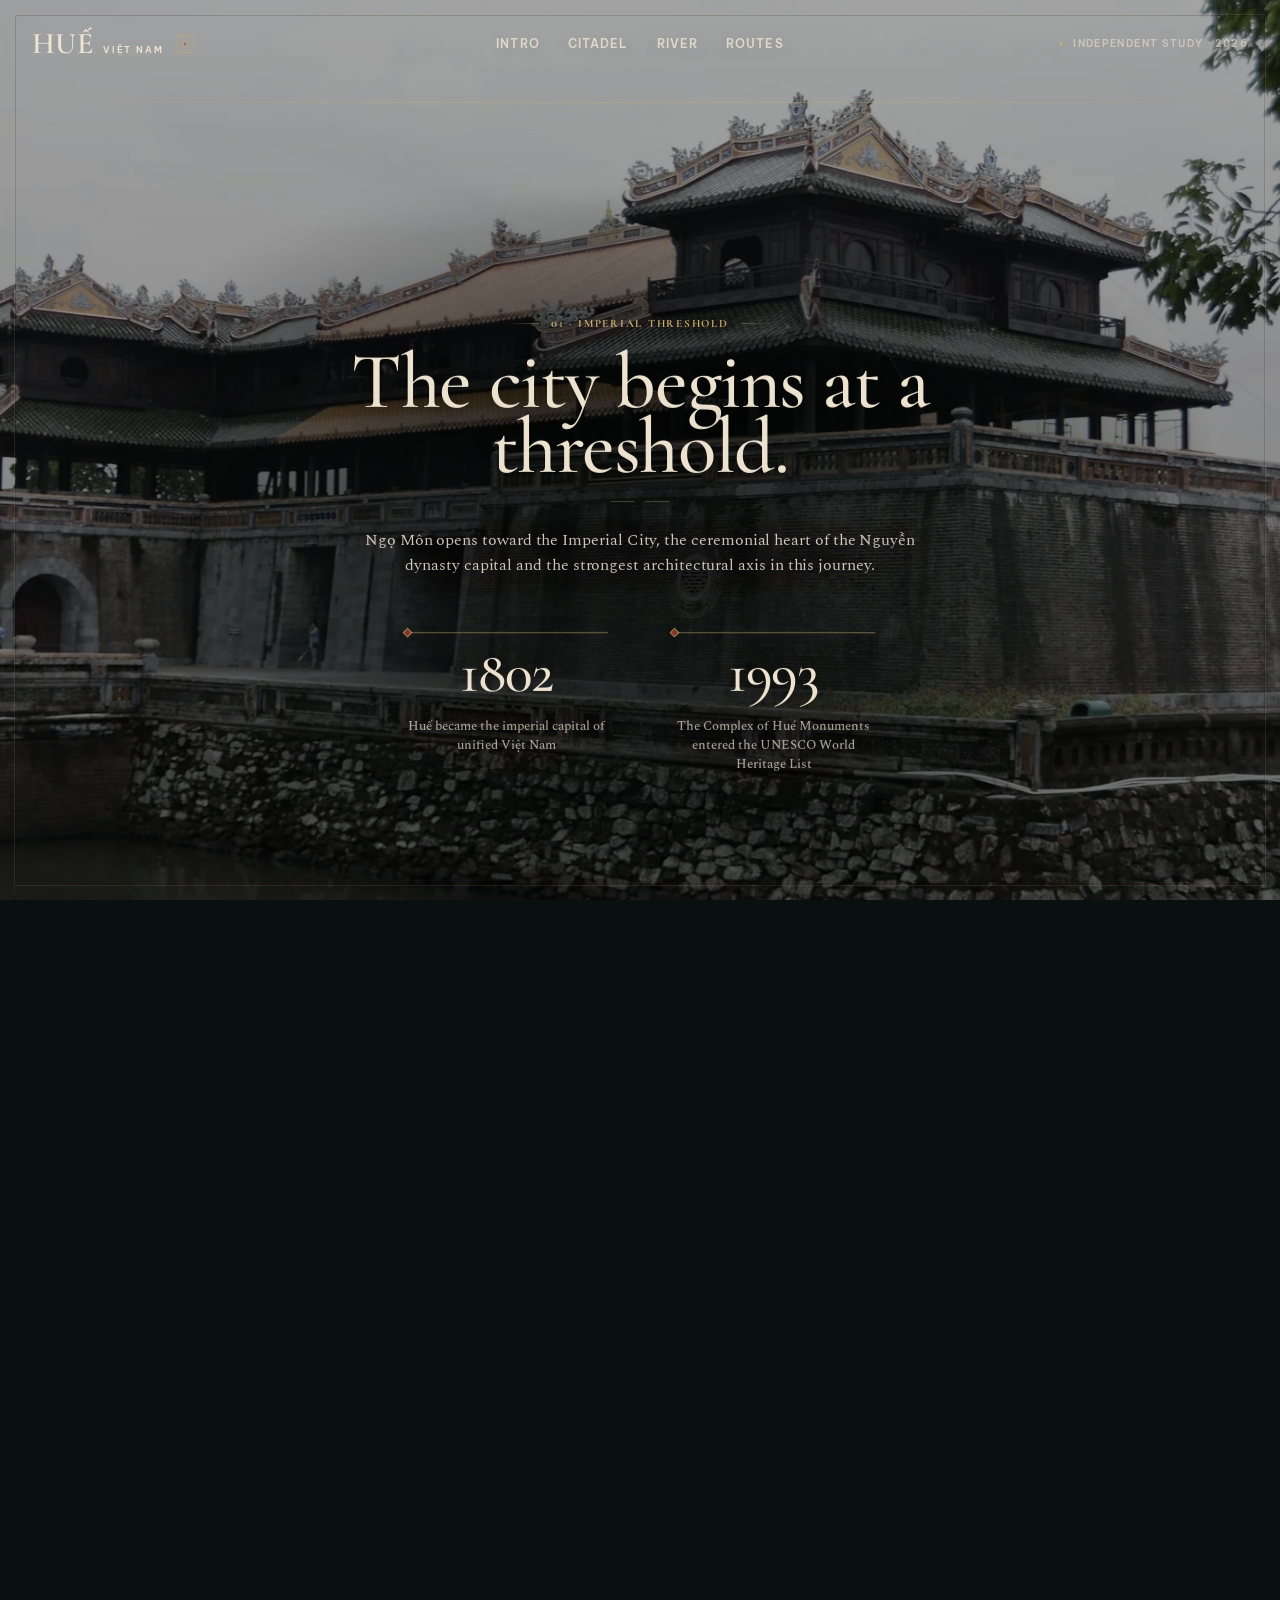
<file: index.html>
<!DOCTYPE html>
<html lang="en">
  <head>
    <meta charset="UTF-8" />
    <meta name="viewport" content="width=device-width, initial-scale=1.0" />
    <title>HUẾ — Between River & Citadel</title>
    <meta name="description" content="A cinematic journey through Huế, following the Perfume River from the Imperial City toward living streets and royal landscapes." />
    <meta property="og:title" content="HUẾ — Between River & Citadel" />
    <meta property="og:description" content="An independent cinematic cultural experience shaped by Huế's river, imperial thresholds, and living city." />
    <meta property="og:type" content="website" />
    <meta name="theme-color" content="#0a1110" />
    <link rel="icon" href="assets/favicon.svg" type="image/svg+xml" />
    <link rel="preconnect" href="https://fonts.googleapis.com" />
    <link rel="preconnect" href="https://fonts.gstatic.com" crossorigin />
    <link href="https://fonts.googleapis.com/css2?family=Cormorant+Garamond:wght@400;500;600&display=swap&subset=vietnamese" rel="stylesheet" />
    <link rel="stylesheet" href="shared/nav.css" />
    <link rel="stylesheet" href="styles.css" />
    <link rel="stylesheet" href="hue.css" />
    <link rel="stylesheet" href="hue-choreography.css" />
    <link rel="stylesheet" href="hue-typography.css" />
    <link rel="stylesheet" href="hue-ornaments.css" />
    <script src="script.js" defer></script>
    <script src="shared/nav.js" defer></script>
  </head>
  <body>
    <a class="skip-link" href="#cinema">Skip to content</a>
    <main class="site-shell">
      <section class="cinema-scroll" id="cinema" aria-label="Huế cinematic cultural story">
        <div class="stage">
          <div class="world">
            <img class="scene-img sky-img" src="assets/hue/scenes/01-river-atmosphere.webp" alt="" />
            <header class="site-header" aria-label="Primary navigation">
              <a class="site-logo" href="#cinema"><span>HUẾ</span><small>VIỆT NAM</small></a>
              <nav class="site-nav" aria-label="Main menu">
                <a href="#cinema">Intro</a>
                <a href="#citadel">Citadel</a>
                <a href="#river">River</a>
                <a href="routes.html">Routes</a>
              </nav>
              <span class="edition-mark" aria-label="Independent cultural experience">Independent study · 2026</span>
            </header>

            <div class="back-stack">
              <img class="scene-img back-img back-four" src="assets/hue/scenes/07-beyond-walls.webp" alt="" />
              <section class="sights-slider" aria-label="Huế places slider">
                <div class="sights-track">
                  <article class="sight-card" tabindex="0" role="button" aria-label="Open Ngọ Môn card">
                    <img class="sight-media" src="assets/hue/cards/ngo-mon.webp" alt="" />
                    <span class="sight-kicker">Imperial threshold</span>
                    <img class="sight-pin" src="assets/hue/markers/imperial-node.svg" alt="" />
                    <h3>Ngọ Môn</h3>
                    <p>The monumental southern gate frames the ceremonial approach to Huế's Imperial City.</p>
                  </article>
                  <article class="sight-card" tabindex="0" role="button" aria-label="Open Perfume River card">
                    <img class="sight-media" src="assets/hue/cards/perfume-river.webp" alt="" />
                    <span class="sight-kicker">River spine</span>
                    <img class="sight-pin" src="assets/hue/markers/river-node.svg" alt="" />
                    <h3>Perfume River</h3>
                    <p>The long horizon that connects the citadel landscape with pagodas, gardens, and royal sites.</p>
                  </article>
                  <article class="sight-card" tabindex="0" role="button" aria-label="Open Trường Tiền Bridge card">
                    <img class="sight-media" src="assets/hue/cards/truong-tien.webp" alt="" />
                    <span class="sight-kicker">River crossing</span>
                    <img class="sight-pin" src="assets/hue/markers/river-node.svg" alt="" />
                    <h3>Trường Tiền Bridge</h3>
                    <p>A slender metal rhythm crossing the Perfume River through the center of contemporary Huế.</p>
                  </article>
                  <article class="sight-card" tabindex="0" role="button" aria-label="Open Khải Định Tomb card">
                    <img class="sight-media" src="assets/hue/cards/khai-dinh.webp" alt="" />
                    <span class="sight-kicker">Royal landscape</span>
                    <img class="sight-pin" src="assets/hue/markers/legacy-node.svg" alt="" />
                    <h3>Khải Định Tomb</h3>
                    <p>A dense, highly ornamented royal complex set against the greener landscapes beyond the city.</p>
                  </article>
                  <article class="sight-card" tabindex="0" role="button" aria-label="Open Đông Ba Market card">
                    <img class="sight-media" src="assets/hue/cards/dong-ba.webp" alt="" />
                    <span class="sight-kicker">Living city</span>
                    <img class="sight-pin" src="assets/hue/markers/legacy-node.svg" alt="" />
                    <h3>Đông Ba Market</h3>
                    <p>Everyday colour, food, trade, and movement keep the heritage city firmly in the present.</p>
                  </article>
                </div>
              </section>
              <img class="scene-img back-img back-bazaar" src="assets/hue/scenes/06-river-transition.webp" alt="" />
            </div>

            <div class="sights-controls" aria-label="Slider controls">
              <button class="sight-nav sight-prev" aria-label="Previous place">←</button>
              <button class="sight-nav sight-next" aria-label="Next place">→</button>
            </div>

            <div class="hero-index" aria-hidden="true"><span>16.4637° N</span><span>107.5909° E</span></div>
            <h1 class="hero-title">HUẾ</h1>
            <img class="scene-img splitframe-img splitframe-left" src="assets/hue/scenes/04-imperial-left.webp" alt="" />
            <img class="scene-img splitframe-img splitframe-right" src="assets/hue/scenes/05-imperial-right.webp" alt="" />
            <img class="scene-img bridge-img" src="assets/hue/scenes/03-ngo-mon-threshold.webp" alt="" />
            <img class="scene-img frame-two-img" src="assets/hue/scenes/02-citadel-backdrop.webp" alt="" />
            <div class="shade"></div>
          </div>

          <section class="intro-copy" aria-label="Huế overview">
            <p>Between walls and water, Huế unfolds as a slow sequence of gates, reflections, gardens, markets, and royal landscapes.</p>
            <div class="hero-tags" aria-label="Huế highlights">
              <span>Perfume River</span><span>Imperial City</span><span>Nguyễn Dynasty</span>
            </div>
          </section>

          <section class="story-panel story-panel-bridge" id="citadel" aria-label="Imperial City chapter">
            <p class="chapter-mark">01 · IMPERIAL THRESHOLD</p>
            <h2>The city begins at a threshold.</h2>
            <p>Ngọ Môn opens toward the Imperial City, the ceremonial heart of the Nguyễn dynasty capital and the strongest architectural axis in this journey.</p>
            <dl class="facts">
              <div><dt>1802</dt><dd>Huế became the imperial capital of unified Việt Nam</dd></div>
              <div><dt>1993</dt><dd>The Complex of Hué Monuments entered the UNESCO World Heritage List</dd></div>
            </dl>
          </section>

          <section class="story-panel story-panel-bazaar" id="river" aria-label="Perfume River chapter">
            <p class="chapter-mark">02 · RIVER LINE</p>
            <h2>The river carries the city outward.</h2>
            <p>The Perfume River turns monuments into a landscape: citadel walls, Trường Tiền, pagodas, gardens, and royal sites read as parts of one long horizon.</p>
            <a class="note-button" href="routes.html"><span aria-hidden="true">↗</span><span>Follow the river routes</span></a>
          </section>
        </div>
      </section>
    </main>
  </body>
</html>
</file>
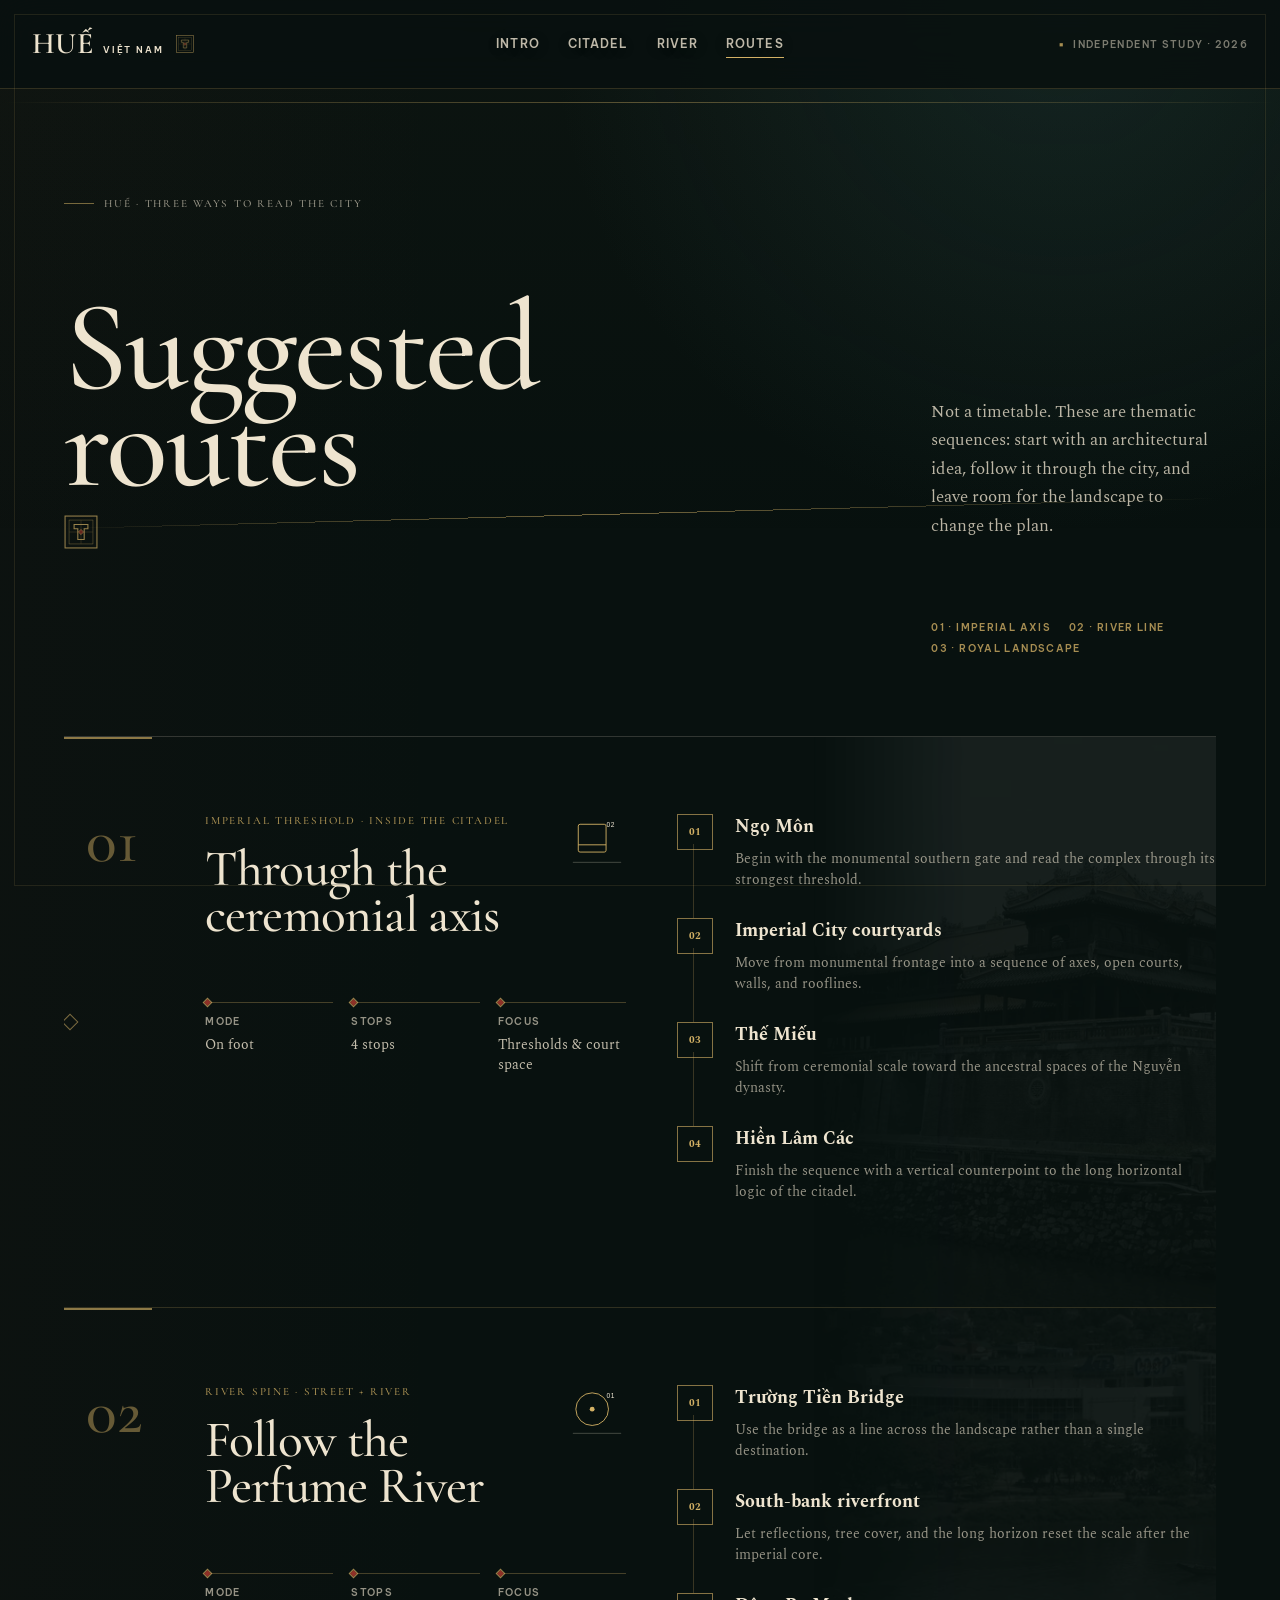
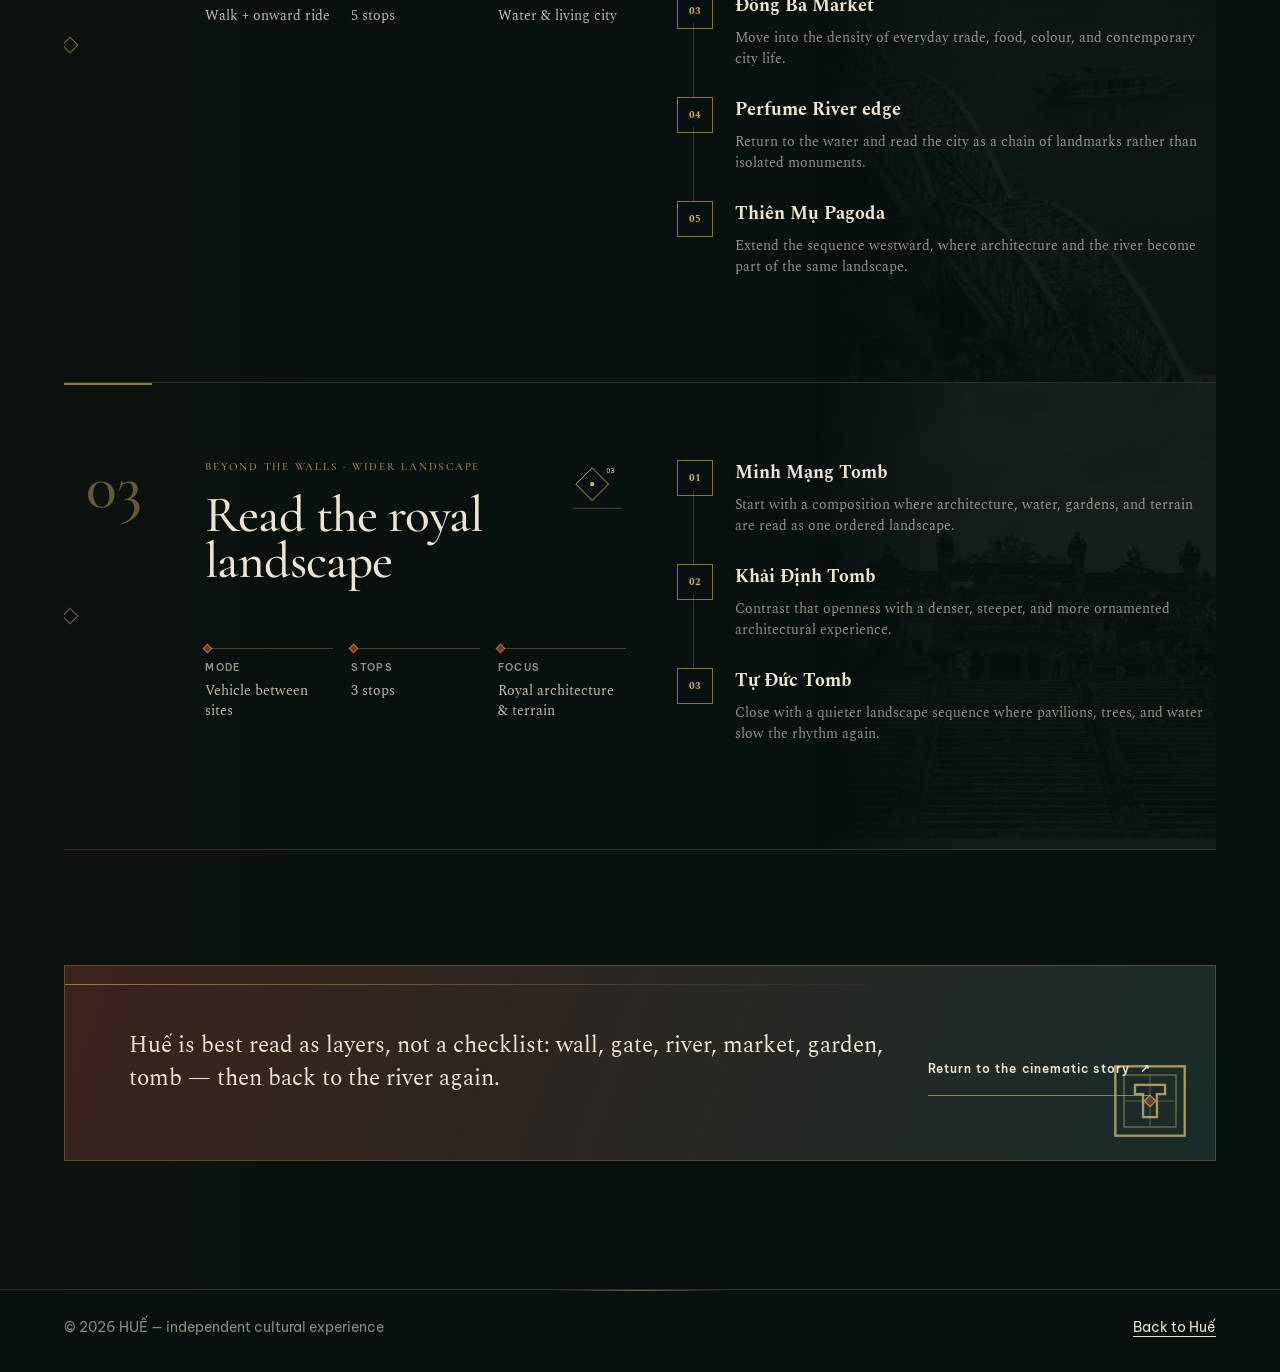
<file: routes.html>
<!DOCTYPE html>
<html lang="en">
  <head>
    <meta charset="UTF-8" />
    <meta name="viewport" content="width=device-width, initial-scale=1.0" />
    <title>Suggested routes — HUẾ · Between River & Citadel</title>
    <meta name="description" content="Three thematic ways to read Huế: through the Imperial City, along the Perfume River, and across the wider royal landscape." />
    <meta property="og:title" content="HUẾ — Suggested routes" />
    <meta property="og:description" content="Three thematic sequences through Huế's imperial core, river landscape, and royal sites." />
    <meta property="og:type" content="website" />
    <meta name="theme-color" content="#08110f" />
    <link rel="icon" href="assets/favicon.svg" type="image/svg+xml" />
    <link rel="preconnect" href="https://fonts.googleapis.com" />
    <link rel="preconnect" href="https://fonts.gstatic.com" crossorigin />
    <link href="https://fonts.googleapis.com/css2?family=Cormorant+Garamond:wght@400;500;600&display=swap&subset=vietnamese" rel="stylesheet" />
    <link rel="stylesheet" href="shared/nav.css" />
    <link rel="stylesheet" href="shared/footer.css" />
    <link rel="stylesheet" href="routes.css" />
    <link rel="stylesheet" href="hue-routes.css" />
    <link rel="stylesheet" href="hue-typography.css" />
    <link rel="stylesheet" href="hue-ornaments.css" />
    <script src="routes.js" defer></script>
  </head>
  <body>
    <a class="skip-link" href="#routes">Skip to routes</a>
    <header class="site-header site-header--static" aria-label="Primary navigation">
      <a class="site-logo" href="index.html#cinema"><span>HUẾ</span><small>VIỆT NAM</small></a>
      <nav class="site-nav" aria-label="Main menu">
        <a href="index.html#cinema">Intro</a>
        <a href="index.html#citadel">Citadel</a>
        <a href="index.html#river">River</a>
        <a href="routes.html" aria-current="page">Routes</a>
      </nav>
      <span class="edition-mark">Independent study · 2026</span>
    </header>

    <main id="routes" class="routes-main">
      <section class="routes-hero" aria-labelledby="routes-title">
        <p class="routes-eyebrow">HUẾ · Three ways to read the city</p>
        <h1 id="routes-title">Suggested routes</h1>
        <p class="routes-lede">Not a timetable. These are thematic sequences: start with an architectural idea, follow it through the city, and leave room for the landscape to change the plan.</p>
        <div class="route-key" aria-label="Route guide">
          <span>01 · Imperial axis</span>
          <span>02 · River line</span>
          <span>03 · Royal landscape</span>
        </div>
      </section>

      <section class="route-list" aria-label="Huế thematic routes">
        <article class="route-card reveal" aria-labelledby="route-one-title">
          <div class="route-number" aria-hidden="true">01</div>
          <div class="route-summary">
            <div class="route-heading-row">
              <div>
                <p class="route-kicker">Imperial threshold · Inside the citadel</p>
                <h2 id="route-one-title">Through the ceremonial axis</h2>
              </div>
              <img class="route-pin" src="assets/hue/markers/imperial-node.svg" alt="" />
            </div>
            <dl class="route-meta">
              <div><dt>Mode</dt><dd>On foot</dd></div>
              <div><dt>Stops</dt><dd>4 stops</dd></div>
              <div><dt>Focus</dt><dd>Thresholds & court space</dd></div>
            </dl>
          </div>
          <ol class="route-stops">
            <li><span>Ngọ Môn</span><small>Begin with the monumental southern gate and read the complex through its strongest threshold.</small></li>
            <li><span>Imperial City courtyards</span><small>Move from monumental frontage into a sequence of axes, open courts, walls, and rooflines.</small></li>
            <li><span>Thế Miếu</span><small>Shift from ceremonial scale toward the ancestral spaces of the Nguyễn dynasty.</small></li>
            <li><span>Hiển Lâm Các</span><small>Finish the sequence with a vertical counterpoint to the long horizontal logic of the citadel.</small></li>
          </ol>
        </article>

        <article class="route-card reveal" aria-labelledby="route-two-title">
          <div class="route-number" aria-hidden="true">02</div>
          <div class="route-summary">
            <div class="route-heading-row">
              <div>
                <p class="route-kicker">River spine · Street + river</p>
                <h2 id="route-two-title">Follow the Perfume River</h2>
              </div>
              <img class="route-pin" src="assets/hue/markers/river-node.svg" alt="" />
            </div>
            <dl class="route-meta">
              <div><dt>Mode</dt><dd>Walk + onward ride</dd></div>
              <div><dt>Stops</dt><dd>5 stops</dd></div>
              <div><dt>Focus</dt><dd>Water & living city</dd></div>
            </dl>
          </div>
          <ol class="route-stops">
            <li><span>Trường Tiền Bridge</span><small>Use the bridge as a line across the landscape rather than a single destination.</small></li>
            <li><span>South-bank riverfront</span><small>Let reflections, tree cover, and the long horizon reset the scale after the imperial core.</small></li>
            <li><span>Đông Ba Market</span><small>Move into the density of everyday trade, food, colour, and contemporary city life.</small></li>
            <li><span>Perfume River edge</span><small>Return to the water and read the city as a chain of landmarks rather than isolated monuments.</small></li>
            <li><span>Thiên Mụ Pagoda</span><small>Extend the sequence westward, where architecture and the river become part of the same landscape.</small></li>
          </ol>
        </article>

        <article class="route-card reveal" aria-labelledby="route-three-title">
          <div class="route-number" aria-hidden="true">03</div>
          <div class="route-summary">
            <div class="route-heading-row">
              <div>
                <p class="route-kicker">Beyond the walls · Wider landscape</p>
                <h2 id="route-three-title">Read the royal landscape</h2>
              </div>
              <img class="route-pin" src="assets/hue/markers/legacy-node.svg" alt="" />
            </div>
            <dl class="route-meta">
              <div><dt>Mode</dt><dd>Vehicle between sites</dd></div>
              <div><dt>Stops</dt><dd>3 stops</dd></div>
              <div><dt>Focus</dt><dd>Royal architecture & terrain</dd></div>
            </dl>
          </div>
          <ol class="route-stops">
            <li><span>Minh Mạng Tomb</span><small>Start with a composition where architecture, water, gardens, and terrain are read as one ordered landscape.</small></li>
            <li><span>Khải Định Tomb</span><small>Contrast that openness with a denser, steeper, and more ornamented architectural experience.</small></li>
            <li><span>Tự Đức Tomb</span><small>Close with a quieter landscape sequence where pavilions, trees, and water slow the rhythm again.</small></li>
          </ol>
        </article>
      </section>

      <aside class="route-note reveal" aria-label="Route note">
        <p>Huế is best read as layers, not a checklist: wall, gate, river, market, garden, tomb — then back to the river again.</p>
        <a href="index.html#cinema">Return to the cinematic story <span aria-hidden="true">↗</span></a>
      </aside>
    </main>

    <footer class="site-footer">
      <span>© 2026 HUẾ — independent cultural experience</span>
      <a href="index.html">Back to Huế</a>
    </footer>
  </body>
</html>
</file>
<file: shared/nav.css>
.site-header {
  z-index: 10;
  top: 0;
  left: 0;
  right: 0;
  display: grid;
  grid-template-columns: minmax(260px, 1fr) auto minmax(260px, 1fr);
  align-items: center;
  gap: 32px;
  padding: 32px;
  color: rgba(253, 241, 225, 0.86);
  pointer-events: auto;
}

.site-logo {
  justify-self: start;
  color: rgba(253, 241, 225, 0.92);
  font-family: "Ogg Medium", serif;
  font-size: 24px;
  font-weight: 500;
  line-height: 1;
  text-decoration: none;
  white-space: nowrap;
}

.site-nav {
  display: flex;
  justify-content: center;
  gap: clamp(24px, 2.2vw, 44px);
}

.site-nav a,
.language-switcher {
  color: rgba(253, 241, 225, 0.86);
  font-weight: 700;
  line-height: 1;
  text-shadow: 0 2px 16px rgba(0, 0, 0, 0.2);
}

.site-nav a {
  font-size: 20px;
  font-weight: 400;
  text-decoration: none;
}

.language-switcher {
  justify-self: end;
  display: inline-flex;
  align-items: center;
  justify-content: center;
  gap: 5px;
  padding: 0;
  background: transparent;
  font-size: 16px;
  cursor: pointer;
}

.language-switcher span {
  display: inline-flex;
  line-height: 1;
}

.site-header--static {
  position: sticky;
  top: 0;
  z-index: 30;
  background: rgba(11, 17, 16, 0.82);
  backdrop-filter: blur(18px);
  -webkit-backdrop-filter: blur(18px);
  border-bottom: 1px solid rgba(253, 241, 225, 0.12);
}

.site-nav a:focus-visible,
.site-logo:focus-visible,
.language-switcher:focus-visible {
  outline: 2px solid #fdf1e1;
  outline-offset: 6px;
  border-radius: 4px;
}

@media (max-width: 640px) {
  .site-header { grid-template-columns: 1fr auto; gap: 18px; padding: 24px; }
  .site-nav { grid-column: 1 / -1; grid-row: 2; justify-content: flex-start; gap: 18px; overflow-x: auto; scrollbar-width: none; }
  .site-nav::-webkit-scrollbar { display: none; }
}
</file>
<file: styles.css>
@font-face {
  font-family: "Ogg Medium";
  src: url("https://dcym8fthxf5uu.cloudfront.net/fonts/247a073c-29f5-4a89-aa3a-741020f346fc/OggText-Medium.woff2") format("woff2");
  font-weight: 500;
  font-style: normal;
  font-display: swap;
}

:root {
  --mx: 0; --my: 0;
  --back-opacity: 1; --back-x: 0px; --back-y: 0px; --back-scale: 0.76;
  --four-y: 10vh; --four-scale: 0.78;
  --bazaar-y: 20vh;
  --blur-px: 0px; --back-brightness: 1;
  --bazaar-blur-px: 0px; --bazaar-brightness: 1; --bazaar-saturation: 1;
  --shade-opacity: 1; --shade-z: 2;
  --shade-top-alpha: 0; --shade-mid-alpha: 0; --shade-bottom-alpha: 0;
  --blur-tint: 74, 181, 224;
  --title-y: 0px; --title-scale: 1; --title-opacity: 1;
  --bridge-x: -50%; --bridge-y: 0px; --bridge-bottom: 5vh;
  --bridge-width: 67.2vw; --bridge-scale: 1.02;
  --split-left-x: -50%;  --split-left-y: 0px;  --split-left-scale: 1;
  --split-right-x: -50%; --split-right-y: 0px; --split-right-scale: 1;
  --frame2-opacity: 0; --frame2-x: -50%; --frame2-y: -50%; --frame2-scale: 1.06;
  --intro-copy-y: 0px; --intro-copy-opacity: 1;
  --panel2-opacity: 0; --panel2-y: calc(-50% + 58px);
  --panel3-opacity: 0; --panel3-y: calc(-50% + 58px);
  --sights-opacity: 0; --sights-controls-opacity: 0; --sights-y: 0px;
  --sights-enter-x: 420vw; --sights-visibility: hidden;
  --sights-shift: 0px; --sights-scale: 1;
  --sights-top: clamp(112px, 19vh, 220px);
  --sights-screen-top: clamp(112px, 19vh, 220px);
  --ink: #111411; --paper: #fdf1e1; --shadow: rgba(0, 0, 0, 0.32);
  font-family: Inter, Satoshi, system-ui, -apple-system, BlinkMacSystemFont, "Segoe UI", sans-serif;
  color: var(--paper);
  background: #0b1110;
  letter-spacing: 0;
}

* { box-sizing: border-box; }
html { min-height: 100%; scroll-behavior: smooth; background: #0b1110; }
body { min-height: 100%; margin: 0; overflow-x: clip; background: #0b1110; }
button { border: 0; font: inherit; }
.site-shell { min-height: 100vh; }
.cinema-scroll { position: relative; height: calc(100vh + 3700px); }
.stage { position: sticky; top: 0; height: 100vh; min-height: 620px; overflow: hidden; isolation: isolate; background: #7fb4d4; }

.world,
.back-stack,
.sky-img,
.shade,
.scene-img,
.site-header,
.sights-slider,
.sights-controls,
.hero-title,
.intro-copy,
.story-panel { position: absolute; }

.world { inset: 0; overflow: hidden; background: #79b7dd; }

.scene-img {
  display: block;
  user-select: none;
  -webkit-user-drag: none;
  will-change: transform, opacity, filter;
  pointer-events: none;
}

.sky-img {
  z-index: 0;
  inset: 0;
  width: 100%;
  height: 100%;
  object-fit: cover;
  transform: none;
  filter: blur(var(--blur-px)) brightness(var(--back-brightness));
}

.back-stack {
  z-index: 1;
  top: 0;
  bottom: 0;
  left: -3vw;
  right: -3vw;
  opacity: var(--back-opacity);
  transform: translate3d(var(--back-x), var(--back-y), 0) scale(var(--back-scale));
  transform-origin: 50% 100%;
  will-change: transform, filter, opacity;
}

.back-img {
  inset: 0;
  width: 100%;
  height: 100%;
  object-fit: cover;
  filter: blur(var(--blur-px)) brightness(var(--back-brightness));
}

.back-bazaar,
.back-four {
  top: auto;
  bottom: 0;
  left: 48%;
  right: auto;
  width: 112%;
  height: auto;
  object-fit: contain;
}

.back-bazaar {
  z-index: 3;
  opacity: 1;
  filter: blur(var(--bazaar-blur-px)) brightness(var(--bazaar-brightness)) saturate(var(--bazaar-saturation));
  transform: translate3d(-50%, var(--bazaar-y), 0) scale(0.86);
}

.back-four {
  z-index: 1;
  opacity: 0.72;
  mix-blend-mode: screen;
  transform: translate3d(-50%, calc(var(--four-y) - 110px), 0) scale(var(--four-scale));
}

.sights-slider {
  z-index: 2;
  left: 0;
  right: 0;
  top: var(--sights-top);
  padding: 0;
  opacity: 1;
  visibility: var(--sights-visibility);
  transform: translate3d(var(--sights-enter-x), var(--sights-y), 0) scale(var(--sights-scale));
  transform-origin: 0 0;
  pointer-events: auto;
  will-change: transform;
}

.sights-track {
  display: flex;
  gap: clamp(16px, 1.15vw, 24px);
  align-items: stretch;
  transform: translate3d(calc(var(--sights-shift) - 18vw), 0, 0);
  transition: transform 640ms cubic-bezier(0.22, 1, 0.36, 1);
  will-change: transform;
}

.sights-track.is-jumping { transition: none; }

.sight-card {
  position: relative;
  flex: 0 0 clamp(360px, 19.4vw, 430px);
  height: 220px;
  padding: 24px;
  overflow: hidden;
  border: 1px solid rgba(253, 241, 225, 0.42);
  border-radius: 24px;
  color: #000;
  background: #fdf1e1;
  box-shadow: 0 18px 52px rgba(2, 47, 64, 0.12);
  backdrop-filter: none;
  cursor: pointer;
  pointer-events: auto;
  user-select: none;
}

.sight-card::before,
.sight-card::after { content: none; }

.sight-card:focus-visible,
.sight-card.is-active { outline: none; }

.sight-kicker,
.sight-card h3,
.sight-card p {
  position: relative;
  z-index: 1;
  text-shadow: none;
}

.sight-kicker {
  display: block;
  margin-bottom: 56px;
  color: #000;
  font-size: 12px;
  font-weight: 500;
  line-height: 1.05;
  text-transform: uppercase;
}

.sight-pin {
  position: absolute;
  top: 24px;
  right: 24px;
  width: 67.2px;
  height: 67.2px;
  pointer-events: none;
}

.sight-card h3 {
  position: absolute;
  left: 24px;
  right: 24px;
  bottom: calc(24px + (16px * 1.16 * 2) + 12px);
  max-width: calc(100% - 76px);
  margin: 0;
  color: #000;
  font-size: 24px;
  font-weight: 800;
  line-height: 0.95;
  overflow: hidden;
  text-overflow: ellipsis;
  white-space: nowrap;
}

.sight-card p {
  position: absolute;
  left: 24px;
  right: 24px;
  bottom: 24px;
  max-width: 100%;
  margin: 12px 0 0;
  color: #000;
  font-size: 16px;
  font-weight: 400;
  line-height: 1.16;
  display: -webkit-box;
  max-height: calc(2em * 1.16);
  overflow: hidden;
  -webkit-box-orient: vertical;
  -webkit-line-clamp: 2;
}

.sights-controls {
  z-index: 5;
  left: 48px;
  right: auto;
  top: calc(var(--sights-screen-top) + 220px + 16px);
  display: flex;
  justify-content: flex-start;
  gap: 14px;
  opacity: var(--sights-controls-opacity);
  transform: translate3d(0, var(--sights-y), 0);
  pointer-events: none;
  will-change: transform, opacity;
}

.sights-controls.is-ready { pointer-events: auto; }

.sight-nav {
  width: 54px;
  height: 54px;
  display: inline-flex;
  align-items: center;
  justify-content: center;
  border-radius: 999px;
  color: #111411;
  background: rgba(253, 241, 225, 0.94);
  box-shadow: 0 18px 36px rgba(0, 0, 0, 0.2);
  cursor: pointer;
}

.hero-title {
  z-index: 3;
  left: 50%;
  top: clamp(122px, 19vh, 205px);
  width: min(94vw, 1780px);
  margin: 0;
  color: #fdf1e1;
  font-family: "Ogg Medium", serif;
  font-size: 14rem;
  font-weight: 500;
  line-height: 0.78;
  text-align: center;
  text-shadow: none;
  transform: translate3d(-50%, var(--title-y), 0) scale(var(--title-scale));
  opacity: var(--title-opacity);
  will-change: transform, opacity;
}

.bridge-img {
  z-index: 4;
  left: 50%;
  bottom: var(--bridge-bottom);
  width: min(var(--bridge-width), 2140px);
  height: auto;
  transform: translate3d(var(--bridge-x), var(--bridge-y), 0) scale(var(--bridge-scale));
  transform-origin: 50% 48%;
}

.splitframe-img {
  z-index: 6;
  left: 50%;
  bottom: -2vh;
  width: min(118vw, 2240px);
  height: auto;
  pointer-events: none;
}

.splitframe-left {
  transform: translate3d(var(--split-left-x), var(--split-left-y), 0) scale(var(--split-left-scale));
  transform-origin: 21% 52%;
}

.splitframe-right {
  transform: translate3d(var(--split-right-x), var(--split-right-y), 0) scale(var(--split-right-scale));
  transform-origin: 79% 52%;
}

.frame-two-img {
  z-index: 5;
  filter: none !important;
  backdrop-filter: none;
  left: 50%;
  top: 50%;
  width: min(122vw, 2160px);
  height: auto;
  opacity: var(--frame2-opacity);
  transform: translate3d(var(--frame2-x), var(--frame2-y), 0) scale(var(--frame2-scale));
  transform-origin: 50% 48%;
}

.shade {
  inset: 0;
  z-index: var(--shade-z);
  pointer-events: none;
  opacity: var(--shade-opacity);
  background: linear-gradient(180deg,
    rgba(var(--blur-tint), var(--shade-top-alpha)) 0%,
    rgba(var(--blur-tint), var(--shade-mid-alpha)) 48%,
    rgba(var(--blur-tint), var(--shade-bottom-alpha)) 100%);
}

.intro-copy {
  z-index: 9;
  left: 50%;
  bottom: clamp(56px, 28vh, 400px);
  width: min(560px, calc(100vw - 40px));
  text-align: center;
  transform: translate3d(-50%, var(--intro-copy-y), 0);
  opacity: var(--intro-copy-opacity);
  will-change: transform, opacity;
}

.intro-copy p {
  margin: 0 auto;
  max-width: 560px;
  color: #fdf1e1;
  font-size: 1.18rem;
  font-weight: 500;
  line-height: 1.18;
  text-shadow: 0 2px 18px rgba(0, 0, 0, 0.42);
}

.hero-tags {
  display: flex;
  flex-wrap: wrap;
  justify-content: center;
  gap: 10px;
  margin-top: 26px;
}

.hero-tags span {
  min-height: 42px;
  display: inline-flex;
  align-items: center;
  justify-content: center;
  padding: 0 25px;
  color: var(--ink);
  border-radius: 999px;
  background: #fdf1e1;
  font-size: 0.98rem;
  font-weight: 500;
  box-shadow: 0 12px 30px rgba(0, 0, 0, 0.18);
}

.story-panel {
  z-index: 10;
  left: 50%;
  top: 45%;
  width: min(760px, calc(100vw - 42px));
  text-align: center;
  pointer-events: none;
  transform: translate3d(-50%, -50%, 0);
  will-change: transform, opacity;
}

.story-panel h2 {
  margin: 0;
  color: #fdf1e1;
  font-family: "Ogg Medium", serif;
  font-size: 4.75rem;
  font-weight: 500;
  line-height: 0.95;
  text-shadow: 0 16px 38px var(--shadow);
}

.story-panel p {
  width: min(520px, 100%);
  margin: 26px auto 0;
  color: #fdf1e1;
  font-size: 1.14rem;
  font-weight: 500;
  line-height: 1.18;
  text-shadow: 0 2px 18px rgba(0, 0, 0, 0.42);
}

.story-panel-bridge {
  top: 60%;
  opacity: var(--panel2-opacity);
  transform: translate3d(-50%, var(--panel2-y), 0);
}

.story-panel-bazaar {
  top: 29%;
  opacity: var(--panel3-opacity);
  transform: translate3d(-50%, var(--panel3-y), 0);
}

.facts {
  display: grid;
  grid-template-columns: repeat(2, minmax(0, 1fr));
  gap: 86px;
  width: min(470px, 100%);
  margin: 72px auto 0;
}

.facts dt {
  color: #fdf1e1;
  font-family: "Ogg Medium", serif;
  font-size: 4.2rem;
  font-weight: 500;
  line-height: 0.9;
  text-shadow: 0 14px 34px var(--shadow);
}

.facts dd {
  margin: 18px 0 0;
  color: #fdf1e1;
  font-size: 1rem;
  font-weight: 500;
  line-height: 1.14;
  text-shadow: 0 2px 18px rgba(0, 0, 0, 0.42);
}

.note-button {
  min-height: 50px;
  margin-top: 28px;
  display: inline-flex;
  align-items: center;
  justify-content: center;
  gap: 12px;
  padding: 0 28px;
  border-radius: 999px;
  color: var(--ink);
  background: #fdf1e1;
  box-shadow: 0 16px 34px rgba(0, 0, 0, 0.18);
  pointer-events: auto;
  cursor: pointer;
}

.note-button span:first-child { font-size: 1.25rem; line-height: 1; }

.skip-link {
  position: fixed;
  z-index: 100;
  top: 12px;
  left: 12px;
  padding: 12px 16px;
  color: #111411;
  background: #fdf1e1;
  border-radius: 999px;
  font-weight: 700;
  text-decoration: none;
  transform: translateY(-160%);
  transition: transform 180ms ease-out;
}
.skip-link:focus { transform: translateY(0); }

@media (max-width: 1500px) {
  .hero-title { font-size: 11rem; }
  .story-panel h2 { font-size: 4.1rem; }
}

@media (max-width: 1100px) {
  .hero-title { top: 15vh; font-size: 7.5rem; }
  .bridge-img { width: 138vw; }
  .frame-two-img { width: 132vw; }
  .story-panel h2 { font-size: 3.2rem; }
  .facts { gap: 34px; margin-top: 44px; }
  .facts dt { font-size: 3.2rem; }
  .sight-card { flex-basis: clamp(320px, 40vw, 390px); min-height: 178px; }
}

@media (max-width: 640px) {
  .stage { min-height: 640px; }
  .hero-title { top: 16vh; font-size: 4.5rem; }
  .bridge-img { bottom: 2vh; width: 190vw; }
  .frame-two-img { width: 176vw; }
  .intro-copy { bottom: 42px; }
  .intro-copy p, .story-panel p { font-size: 1rem; }
  .hero-tags { gap: 8px; }
  .hero-tags span { min-height: 38px; padding: 0 16px; font-size: 0.88rem; }
  .story-panel { top: 42%; }
  .story-panel-bazaar { top: 26%; }
  .story-panel h2 { font-size: 2.45rem; }
  .facts { gap: 18px; margin-top: 34px; }
  .facts dt { font-size: 2.5rem; }
  .sights-slider { padding: 0; }
  .sights-track { gap: 12px; transform: translate3d(calc(var(--sights-shift) - 18vw), 0, 0); }
  .sight-card { flex-basis: min(82vw, 330px); height: 220px; padding: 24px; border-radius: 24px; }
  .sights-controls { top: calc(var(--sights-screen-top) + 236px); }
  .sight-card h3 { max-width: 78%; }
  .sight-card p { max-width: 100%; margin-top: 10px; }
  .sight-kicker { margin-bottom: 56px; }
  .sight-pin { top: 24px; right: 24px; width: 57.6px; height: 57.6px; }
}

@media (prefers-reduced-motion: reduce) {
  html { scroll-behavior: auto; }
  .scene-img, .back-stack, .hero-title, .intro-copy,
  .story-panel, .sights-track, .sights-slider { transition: none; }
  .skip-link { transition: none; }
}
</file>
<file: hue.css>
/*
 * HUẾ — Between River & Citadel
 * Art-direction overrides layered above the preserved cinematic engine styles.
 * The existing CSS-variable choreography remains the motion source of truth.
 */

:root {
  --hue-night: #08110f;
  --hue-ink: #111712;
  --hue-ivory: #eee4cf;
  --hue-mist: #c8c7b8;
  --hue-gold: #d3b165;
  --hue-vermilion: #8e3027;
  --hue-river: #315e5b;
  --hue-moss: #405548;
  --paper: var(--hue-ivory);
  --ink: var(--hue-ink);
  --blur-tint: 24, 59, 56;
  color: var(--hue-ivory);
  background: var(--hue-night);
}

html,
body {
  background: var(--hue-night);
}

.stage,
.world {
  background: var(--hue-night);
}

/* --------------------------------------------------------------------------
   Shared header identity
   -------------------------------------------------------------------------- */

.site-header {
  color: rgba(238, 228, 207, 0.9);
}

.site-logo {
  display: inline-flex;
  align-items: baseline;
  gap: 10px;
  color: var(--hue-ivory);
  font-family: "Cormorant Garamond", Georgia, serif;
  letter-spacing: 0.02em;
}

.site-logo span {
  font-size: 30px;
  font-weight: 600;
  line-height: 0.8;
}

.site-logo small {
  font-family: Inter, system-ui, sans-serif;
  font-size: 9px;
  font-weight: 700;
  letter-spacing: 0.22em;
}

.site-nav a {
  position: relative;
  color: rgba(238, 228, 207, 0.82);
  font-size: 14px;
  font-weight: 600;
  letter-spacing: 0.08em;
  text-transform: uppercase;
}

.site-nav a::after {
  content: "";
  position: absolute;
  left: 0;
  right: 100%;
  bottom: -8px;
  height: 1px;
  background: var(--hue-gold);
  transition: right 220ms ease;
}

.site-nav a:hover::after,
.site-nav a:focus-visible::after {
  right: 0;
}

.edition-mark {
  justify-self: end;
  color: rgba(238, 228, 207, 0.58);
  font-size: 10px;
  font-weight: 650;
  letter-spacing: 0.12em;
  line-height: 1.2;
  text-transform: uppercase;
  white-space: nowrap;
}

/* --------------------------------------------------------------------------
   Scene hierarchy
   -------------------------------------------------------------------------- */

.sky-img {
  filter: blur(var(--blur-px)) brightness(calc(var(--back-brightness) * 0.9)) saturate(0.8);
}

.back-four,
.back-bazaar {
  width: 112%;
  mix-blend-mode: normal;
}

/* Royal landscape only becomes assertive as the final sights sequence arrives. */
.back-four {
  opacity: calc(0.08 + var(--sights-opacity) * 0.62);
  filter: blur(var(--blur-px)) brightness(calc(var(--back-brightness) * 0.78)) saturate(0.72);
}

/* River chapter is driven by the existing panel-3 timeline. */
.back-bazaar {
  opacity: calc(0.05 + var(--panel3-opacity) * 0.95);
  filter: blur(var(--bazaar-blur-px)) brightness(calc(var(--bazaar-brightness) * 0.86)) saturate(var(--bazaar-saturation));
}

.bridge-img,
.splitframe-img,
.frame-two-img {
  filter: saturate(0.86) contrast(1.03);
}

.bridge-img {
  filter: drop-shadow(0 34px 54px rgba(0, 0, 0, 0.24)) saturate(0.92) contrast(1.04);
}

.splitframe-img {
  filter: drop-shadow(0 24px 44px rgba(0, 0, 0, 0.18)) saturate(0.82);
}

.frame-two-img {
  filter: brightness(0.82) saturate(0.72) contrast(1.02) !important;
}

.shade {
  background:
    linear-gradient(180deg,
      rgba(var(--blur-tint), calc(var(--shade-top-alpha) * 0.82)) 0%,
      rgba(var(--blur-tint), calc(var(--shade-mid-alpha) * 0.88)) 48%,
      rgba(5, 12, 10, calc(var(--shade-bottom-alpha) * 1.04)) 100%),
    linear-gradient(90deg, rgba(142, 48, 39, 0.04), transparent 36%, rgba(49, 94, 91, 0.05));
}

/* --------------------------------------------------------------------------
   Hero / editorial typography
   -------------------------------------------------------------------------- */

.hero-title,
.story-panel h2,
.facts dt {
  font-family: "Cormorant Garamond", Georgia, serif;
}

.hero-title {
  top: clamp(120px, 17vh, 188px);
  color: var(--hue-ivory);
  font-size: clamp(10rem, 22vw, 24rem);
  font-weight: 500;
  line-height: 0.72;
  letter-spacing: 0.015em;
  text-shadow: 0 18px 50px rgba(1, 8, 6, 0.2);
}

.hero-index {
  position: absolute;
  z-index: 4;
  left: 32px;
  top: 52%;
  display: grid;
  gap: 4px;
  color: rgba(238, 228, 207, 0.58);
  font-size: 9px;
  font-weight: 650;
  letter-spacing: 0.14em;
  line-height: 1.2;
  writing-mode: vertical-rl;
  transform: rotate(180deg);
}

.intro-copy {
  width: min(630px, calc(100vw - 40px));
}

.intro-copy p {
  max-width: 630px;
  color: var(--hue-ivory);
  font-family: "Cormorant Garamond", Georgia, serif;
  font-size: clamp(1.35rem, 1.8vw, 1.8rem);
  font-weight: 500;
  line-height: 1.12;
  letter-spacing: 0.005em;
}

.hero-tags {
  gap: 0;
  margin-top: 28px;
  border-top: 1px solid rgba(238, 228, 207, 0.32);
  border-bottom: 1px solid rgba(238, 228, 207, 0.32);
}

.hero-tags span {
  min-height: 38px;
  padding: 0 18px;
  border-right: 1px solid rgba(238, 228, 207, 0.24);
  border-radius: 0;
  color: rgba(238, 228, 207, 0.78);
  background: transparent;
  box-shadow: none;
  font-size: 10px;
  font-weight: 700;
  letter-spacing: 0.13em;
  text-transform: uppercase;
}

.hero-tags span:last-child {
  border-right: 0;
}

.chapter-mark {
  width: auto !important;
  margin: 0 auto 20px !important;
  color: var(--hue-gold) !important;
  font-family: Inter, system-ui, sans-serif;
  font-size: 10px !important;
  font-weight: 750 !important;
  letter-spacing: 0.18em;
  line-height: 1 !important;
  text-transform: uppercase;
  text-shadow: none !important;
}

.story-panel {
  width: min(820px, calc(100vw - 42px));
}

.story-panel h2 {
  color: var(--hue-ivory);
  font-size: clamp(4.4rem, 6.4vw, 7.2rem);
  font-weight: 500;
  line-height: 0.82;
  letter-spacing: -0.025em;
}

.story-panel p:not(.chapter-mark) {
  width: min(600px, 100%);
  color: rgba(238, 228, 207, 0.88);
  font-size: 1.02rem;
  line-height: 1.48;
}

.facts {
  gap: 64px;
  margin-top: 54px;
}

.facts div {
  position: relative;
  padding-top: 16px;
  border-top: 1px solid rgba(211, 177, 101, 0.52);
}

.facts dt {
  color: var(--hue-ivory);
  font-size: 4rem;
  font-weight: 500;
}

.facts dd {
  color: rgba(238, 228, 207, 0.7);
  font-size: 0.8rem;
  line-height: 1.35;
}

.note-button {
  min-height: 46px;
  border: 1px solid rgba(211, 177, 101, 0.64);
  border-radius: 0;
  color: var(--hue-ivory);
  background: rgba(8, 17, 15, 0.34);
  box-shadow: none;
  font-size: 11px;
  font-weight: 750;
  letter-spacing: 0.1em;
  text-decoration: none;
  text-transform: uppercase;
  backdrop-filter: blur(10px);
}

.note-button:hover {
  color: var(--hue-ink);
  background: var(--hue-gold);
}

/* --------------------------------------------------------------------------
   Sights: editorial photographic plates instead of generic UI cards
   -------------------------------------------------------------------------- */

.sight-card {
  flex-basis: clamp(360px, 23vw, 460px);
  height: 270px;
  padding: 24px;
  border: 1px solid rgba(211, 177, 101, 0.44);
  border-radius: 0;
  color: var(--hue-ivory);
  background: var(--hue-night);
  box-shadow: 0 24px 70px rgba(0, 0, 0, 0.2);
}

.sight-media {
  position: absolute;
  z-index: 0;
  inset: 0;
  width: 100%;
  height: 100%;
  object-fit: cover;
  filter: saturate(0.72) contrast(1.03) brightness(0.72);
  transform: scale(1.015);
  transition: transform 700ms cubic-bezier(0.22, 1, 0.36, 1), filter 400ms ease;
}

.sight-card::before {
  content: "";
  position: absolute;
  z-index: 1;
  inset: 0;
  background: linear-gradient(180deg, rgba(4, 10, 9, 0.08) 0%, rgba(4, 10, 9, 0.26) 42%, rgba(4, 10, 9, 0.92) 100%);
}

.sight-card::after {
  content: "";
  position: absolute;
  z-index: 1;
  left: 24px;
  right: 24px;
  top: 58px;
  height: 1px;
  background: rgba(238, 228, 207, 0.26);
}

.sight-card:hover .sight-media,
.sight-card:focus-visible .sight-media,
.sight-card.is-active .sight-media {
  transform: scale(1.055);
  filter: saturate(0.88) contrast(1.03) brightness(0.8);
}

.sight-card:focus-visible {
  outline: 2px solid var(--hue-gold);
  outline-offset: 4px;
}

.sight-kicker,
.sight-card h3,
.sight-card p,
.sight-pin {
  z-index: 2;
}

.sight-kicker {
  margin: 0;
  color: rgba(238, 228, 207, 0.78);
  font-size: 9px;
  font-weight: 750;
  letter-spacing: 0.14em;
}

.sight-pin {
  top: 17px;
  right: 20px;
  width: 44px;
  height: 44px;
}

.sight-card h3 {
  bottom: 70px;
  color: var(--hue-ivory);
  font-family: "Cormorant Garamond", Georgia, serif;
  font-size: 2.05rem;
  font-weight: 500;
  line-height: 0.9;
}

.sight-card p {
  bottom: 22px;
  color: rgba(238, 228, 207, 0.76);
  font-size: 12px;
  line-height: 1.34;
}

.sights-controls {
  top: calc(var(--sights-screen-top) + 270px + 16px);
}

.sight-nav {
  border: 1px solid rgba(211, 177, 101, 0.54);
  color: var(--hue-ivory);
  background: rgba(8, 17, 15, 0.72);
  box-shadow: none;
  backdrop-filter: blur(12px);
}

.sight-nav:hover,
.sight-nav:focus-visible {
  color: var(--hue-ink);
  background: var(--hue-gold);
}

/* --------------------------------------------------------------------------
   Responsive adaptation
   -------------------------------------------------------------------------- */

@media (max-width: 1100px) {
  .edition-mark {
    display: none;
  }

  .site-header {
    grid-template-columns: minmax(160px, 1fr) auto;
  }

  .site-nav {
    justify-self: end;
  }

  .hero-title {
    font-size: clamp(9rem, 26vw, 17rem);
  }

  .story-panel h2 {
    font-size: clamp(4rem, 8.6vw, 6rem);
  }
}

@media (max-width: 640px) {
  .site-logo span {
    font-size: 25px;
  }

  .site-logo small {
    font-size: 8px;
  }

  .site-nav {
    justify-self: stretch;
  }

  .site-nav a {
    font-size: 11px;
  }

  .hero-index {
    left: 14px;
    top: 43%;
    font-size: 7px;
  }

  .hero-title {
    top: 164px;
    font-size: clamp(8.5rem, 42vw, 12rem);
  }

  .intro-copy {
    bottom: clamp(44px, 20vh, 160px);
  }

  .intro-copy p {
    max-width: 330px;
    font-size: 1.25rem;
  }

  .hero-tags {
    width: min(330px, 92vw);
    margin-inline: auto;
  }

  .hero-tags span {
    flex: 1 1 auto;
    min-height: 34px;
    padding: 0 9px;
    font-size: 8px;
  }

  .story-panel {
    width: calc(100vw - 34px);
  }

  .story-panel h2 {
    font-size: clamp(3.45rem, 15.5vw, 5.2rem);
  }

  .story-panel p:not(.chapter-mark) {
    max-width: 340px;
    font-size: 0.9rem;
  }

  .facts {
    gap: 22px;
    width: min(330px, 100%);
    margin-top: 32px;
  }

  .facts dt {
    font-size: 2.8rem;
  }

  .facts dd {
    font-size: 0.68rem;
  }

  .sight-card {
    flex-basis: min(80vw, 340px);
    height: 248px;
  }

  .sight-card h3 {
    font-size: 1.8rem;
  }

  .sights-controls {
    left: 22px;
    top: calc(var(--sights-screen-top) + 248px + 14px);
  }

  .sight-nav {
    width: 48px;
    height: 48px;
  }
}

@media (prefers-reduced-motion: reduce) {
  .site-nav a::after,
  .sight-media {
    transition: none;
  }
}
</file>
<file: hue-choreography.css>
/*
 * Scene-specific Huế choreography tuning.
 * This file adapts approved media geometry without changing script.js math.
 */

/*
 * The split pair is supporting architecture, not a second full hero.
 * Keep the original frame-2 timing but soften its visual weight so the
 * central Imperial City backdrop remains the chapter anchor.
 */
.splitframe-img {
  opacity: calc(var(--frame2-opacity) * 0.62);
}

/*
 * The keyed Imperial Threshold belongs to the arrival/intro beat.
 * Fade it with the authored hero instead of carrying the same Ngọ Môn
 * photograph into later chapters, which previously created visible repetition.
 */
.bridge-img {
  opacity: var(--title-opacity);
}

/* Keep the authored HUẾ wordmark legible while architecture still passes in front later. */
.hero-title {
  z-index: 5;
  font-size: clamp(9rem, 16vw, 18rem);
  color: rgba(238, 228, 207, 0.94);
}

/* Editorial vignette: improve copy contrast without introducing a card/container surface. */
.story-panel {
  isolation: isolate;
}

.story-panel::before {
  content: "";
  position: absolute;
  z-index: -1;
  inset: -110px -150px -120px;
  pointer-events: none;
  background: radial-gradient(
    ellipse at center,
    rgba(3, 10, 8, 0.74) 0%,
    rgba(3, 10, 8, 0.54) 34%,
    rgba(3, 10, 8, 0.18) 62%,
    transparent 78%
  );
  filter: blur(10px);
}

.story-panel h2,
.story-panel p,
.facts dt,
.facts dd {
  text-shadow: 0 3px 22px rgba(0, 0, 0, 0.55);
}

.chapter-mark {
  text-shadow: 0 2px 16px rgba(0, 0, 0, 0.52) !important;
}

/*
 * Desktop repair pass — Intro + Citadel only.
 *
 * ARRIVAL owns the river atmosphere. The earlier desktop composition allowed
 * destination layers intended for later chapters to leak in at low opacity and
 * also placed the inset Ngọ Môn plate over the river, exposing raster rectangles.
 * Remove those early visual owners entirely at desktop size.
 *
 * CITADEL owns one full-frame Ngọ Môn image. The registered split pair remains
 * mathematically driven by script.js, but is visually suppressed on desktop so
 * the 900px checkpoint reads as one coherent architectural scene rather than a
 * triple exposure.
 *
 * River / Places peak states and all mobile rules remain untouched.
 */
@media (min-width: 1101px) {
  /* ARRIVAL: pure river + HUẾ + editorial copy. */
  .bridge-img {
    opacity: 0;
  }

  /* Prevent future-chapter media from ghosting into the opener. */
  .back-bazaar {
    opacity: var(--panel3-opacity);
  }

  .back-four {
    opacity: calc(var(--sights-opacity) * 0.70);
  }

  /* CITADEL: one architectural owner only. */
  .splitframe-img {
    opacity: 0;
  }
}

@media (max-width: 640px) {
  .hero-title {
    font-size: clamp(7.2rem, 34vw, 10rem);
  }

  .story-panel::before {
    inset: -90px -45px -100px;
  }
}
</file>
<file: hue-typography.css>
@import url("https://fonts.googleapis.com/css2?family=Be+Vietnam+Pro:wght@400;500;600;700&family=Cormorant+Garamond:wght@400;500;600&family=Cormorant+SC:wght@400;500;600&family=Spectral:wght@400;500&display=swap");

/*
 * HUẾ — Imperial Editorial Typography Layer
 *
 * Type-only experiment. This layer intentionally does not change scene geometry,
 * spacing structure, media, animation, or cinematic timing.
 */

:root {
  /* Families */
  --font-display: "Cormorant Garamond", Georgia, serif;
  --font-ceremonial: "Cormorant SC", "Cormorant Garamond", Georgia, serif;
  --font-editorial: "Spectral", Georgia, serif;
  --font-ui: "Be Vietnam Pro", system-ui, -apple-system, BlinkMacSystemFont, "Segoe UI", sans-serif;

  /* Display scale */
  --type-hero: clamp(9.5rem, 21vw, 22rem);
  --type-display-xl: clamp(4.25rem, 6.2vw, 7rem);
  --type-display-lg: clamp(2.05rem, 2.5vw, 2.75rem);
  --type-display-md: clamp(1.7rem, 2vw, 2.15rem);

  /* Editorial scale */
  --type-lede: clamp(1.28rem, 1.7vw, 1.72rem);
  --type-body: 1.02rem;
  --type-body-sm: 0.82rem;

  /* Ceremonial / interface scale */
  --type-label: 0.69rem;
  --type-ui: 0.75rem;
  --type-micro: 0.61rem;

  /* Rhythm */
  --leading-display-tight: 0.82;
  --leading-display: 0.9;
  --leading-editorial: 1.55;
  --leading-ui: 1.25;
  --tracking-display: -0.018em;
  --tracking-ceremonial: 0.16em;
  --tracking-ui: 0.09em;
  --tracking-micro: 0.14em;
}

/* --------------------------------------------------------------------------
   Global roles
   -------------------------------------------------------------------------- */

body {
  font-family: var(--font-editorial);
  font-kerning: normal;
  font-optical-sizing: auto;
  text-rendering: optimizeLegibility;
}

.site-logo,
.hero-title,
.story-panel h2,
.facts dt,
.sight-card h3,
.routes-hero h1,
.route-card h2,
.route-number {
  font-family: var(--font-display);
}

.site-nav,
.site-logo small,
.edition-mark,
.hero-index,
.hero-tags,
.note-button,
.sight-nav,
.route-key,
.route-meta,
.site-footer {
  font-family: var(--font-ui);
}

.chapter-mark,
.sight-kicker,
.routes-eyebrow,
.route-kicker {
  font-family: var(--font-ceremonial);
  font-weight: 500;
  letter-spacing: var(--tracking-ceremonial);
  text-transform: uppercase;
}

/* --------------------------------------------------------------------------
   Homepage hierarchy
   -------------------------------------------------------------------------- */

.site-logo span {
  font-family: var(--font-display);
  font-weight: 600;
  letter-spacing: 0.01em;
}

.site-logo small {
  font-weight: 600;
  letter-spacing: 0.2em;
}

.site-nav a {
  font-family: var(--font-ui);
  font-size: var(--type-ui);
  font-weight: 600;
  letter-spacing: var(--tracking-ui);
}

.edition-mark {
  font-family: var(--font-ui);
  font-size: var(--type-micro);
  font-weight: 600;
  letter-spacing: var(--tracking-micro);
}

.hero-title {
  font-size: var(--type-hero);
  font-weight: 500;
  line-height: 0.74;
  letter-spacing: -0.008em;
}

.hero-index {
  font-family: var(--font-ui);
  font-size: var(--type-micro);
  font-weight: 600;
  letter-spacing: var(--tracking-micro);
}

.intro-copy p {
  font-family: var(--font-editorial);
  font-size: var(--type-lede);
  font-weight: 400;
  line-height: 1.42;
  letter-spacing: -0.006em;
}

.hero-tags span {
  font-family: var(--font-ui);
  font-size: var(--type-micro);
  font-weight: 600;
  letter-spacing: 0.12em;
}

.chapter-mark {
  font-size: var(--type-label) !important;
  line-height: var(--leading-ui) !important;
}

.story-panel h2 {
  font-size: var(--type-display-xl);
  font-weight: 500;
  line-height: var(--leading-display-tight);
  letter-spacing: var(--tracking-display);
}

.story-panel p:not(.chapter-mark) {
  font-family: var(--font-editorial);
  font-size: var(--type-body);
  font-weight: 400;
  line-height: var(--leading-editorial);
  letter-spacing: -0.004em;
}

.facts dt {
  font-family: var(--font-display);
  font-size: clamp(3.5rem, 4.5vw, 4.5rem);
  font-weight: 500;
  line-height: 0.86;
  letter-spacing: -0.02em;
}

.facts dd {
  font-family: var(--font-editorial);
  font-size: var(--type-body-sm);
  line-height: 1.45;
}

.note-button {
  font-family: var(--font-ui);
  font-size: var(--type-ui);
  font-weight: 600;
  letter-spacing: var(--tracking-ui);
}

.sight-kicker {
  font-size: var(--type-micro);
  line-height: var(--leading-ui);
}

.sight-card h3 {
  font-size: var(--type-display-lg);
  font-weight: 500;
  line-height: var(--leading-display);
  letter-spacing: -0.015em;
}

.sight-card p {
  font-family: var(--font-editorial);
  font-size: 0.76rem;
  line-height: 1.42;
}

/* --------------------------------------------------------------------------
   Routes hierarchy
   -------------------------------------------------------------------------- */

.routes-eyebrow,
.route-kicker {
  font-size: var(--type-label);
  line-height: var(--leading-ui);
}

.routes-hero h1 {
  font-size: clamp(5rem, 10vw, 10.8rem);
  font-weight: 500;
  line-height: 0.76;
  letter-spacing: -0.02em;
}

.routes-lede {
  font-family: var(--font-editorial);
  font-size: clamp(1.08rem, 1.35vw, 1.28rem);
  font-weight: 400;
  line-height: 1.65;
}

.route-key,
.route-meta dt {
  font-family: var(--font-ui);
  font-size: var(--type-micro);
  font-weight: 600;
  letter-spacing: var(--tracking-micro);
}

.route-number {
  font-size: clamp(3.6rem, 5vw, 5.4rem);
  font-weight: 500;
  line-height: 0.84;
}

.route-card h2 {
  font-size: clamp(2.5rem, 4vw, 4.3rem);
  font-weight: 500;
  line-height: 0.9;
  letter-spacing: -0.018em;
}

.route-meta dd,
.route-stops span,
.route-stops small,
.route-note p {
  font-family: var(--font-editorial);
}

.route-meta dd,
.route-stops span {
  line-height: 1.45;
}

.route-stops small {
  line-height: 1.5;
}

.route-note p {
  font-size: clamp(1.25rem, 1.8vw, 1.7rem);
  font-weight: 400;
  line-height: 1.42;
}

.route-note a {
  font-family: var(--font-ui);
  font-size: var(--type-ui);
  font-weight: 600;
  letter-spacing: var(--tracking-ui);
}

/* --------------------------------------------------------------------------
   Responsive type scale only — no layout ownership
   -------------------------------------------------------------------------- */

@media (max-width: 1100px) {
  :root {
    --type-hero: clamp(9rem, 25vw, 16.5rem);
    --type-display-xl: clamp(4rem, 8.2vw, 5.9rem);
  }
}

@media (max-width: 640px) {
  :root {
    --type-hero: clamp(8.2rem, 40vw, 11.5rem);
    --type-display-xl: clamp(3.35rem, 14.8vw, 5rem);
    --type-lede: 1.2rem;
    --type-body: 0.92rem;
    --type-ui: 0.69rem;
    --type-label: 0.64rem;
    --type-micro: 0.56rem;
  }

  .hero-title {
    line-height: 0.76;
  }

  .intro-copy p {
    line-height: 1.38;
  }

  .routes-hero h1 {
    font-size: clamp(4.4rem, 21vw, 6.8rem);
  }

  .route-card h2 {
    font-size: clamp(2.25rem, 11vw, 3.45rem);
  }
}
</file>
<file: hue-ornaments.css>
/*
 * HUẾ — restrained imperial ornament layer
 *
 * Decorative only: no layout ownership, no motion timing, no media geometry.
 * The visual language is abstracted from court axes, thresholds, framed panels,
 * and seal geometry. It intentionally avoids literal dragons, phoenixes, faux
 * calligraphy, or historical seal reproduction.
 */

:root {
  --ornament-gold: rgba(211, 177, 101, 0.54);
  --ornament-gold-soft: rgba(211, 177, 101, 0.24);
  --ornament-gold-faint: rgba(211, 177, 101, 0.12);
  --ornament-vermilion: #8e3027;
  --ornament-ivory: rgba(238, 228, 207, 0.82);
  --ornament-seal: url("assets/hue/ornaments/imperial-seal.svg");
}

/* A quiet ceremonial frame on large screens only. */
@media (min-width: 1101px) {
  body::before {
    content: "";
    position: fixed;
    z-index: 200;
    inset: 14px;
    border: 1px solid var(--ornament-gold-faint);
    box-shadow: inset 0 0 0 1px rgba(8, 17, 15, 0.16);
    pointer-events: none;
  }
}

/* --------------------------------------------------------------------------
   Header: one hairline axis + a small abstract seal, never a crest/logo.
   -------------------------------------------------------------------------- */

.site-header {
  position: relative;
}

.site-header::after {
  content: "";
  position: absolute;
  left: 0;
  right: 0;
  bottom: -15px;
  height: 1px;
  background: linear-gradient(
    90deg,
    transparent 0%,
    var(--ornament-gold-soft) 12%,
    var(--ornament-gold) 50%,
    var(--ornament-gold-soft) 88%,
    transparent 100%
  );
  opacity: 0.72;
  pointer-events: none;
}

.site-logo::after {
  content: "";
  width: 18px;
  height: 18px;
  margin-left: 3px;
  flex: 0 0 auto;
  background: var(--ornament-seal) center / contain no-repeat;
  opacity: 0.68;
}

.edition-mark::before {
  content: "◆";
  display: inline-block;
  margin-right: 8px;
  color: var(--hue-gold, #d3b165);
  font-size: 6px;
  line-height: 1;
  transform: translateY(-1px) rotate(45deg);
  opacity: 0.78;
}

/* --------------------------------------------------------------------------
   Cinematic chapters: ceremonial divider language.
   -------------------------------------------------------------------------- */

.chapter-mark {
  display: inline-flex !important;
  align-items: center;
  justify-content: center;
  gap: 12px;
}

.chapter-mark::before,
.chapter-mark::after {
  content: "";
  display: block;
  width: 34px;
  height: 1px;
  background: linear-gradient(90deg, transparent, var(--ornament-gold));
  opacity: 0.8;
}

.chapter-mark::after {
  background: linear-gradient(90deg, var(--ornament-gold), transparent);
}

.story-panel h2::after {
  content: "";
  display: block;
  width: 74px;
  height: 1px;
  margin: 20px auto 0;
  background:
    linear-gradient(90deg, transparent 0 8px, var(--ornament-gold) 8px 32px, transparent 32px 42px, var(--ornament-gold) 42px 66px, transparent 66px);
  opacity: 0.64;
}

.facts div {
  position: relative;
}

.facts div::before {
  content: "";
  position: absolute;
  top: -3px;
  left: 0;
  width: 5px;
  height: 5px;
  background: var(--ornament-vermilion);
  outline: 1px solid rgba(211, 177, 101, 0.8);
  transform: rotate(45deg);
  transform-origin: center;
}

/* Keep the hero taxonomy editorial, adding only a subtle node between terms. */
.hero-tags span + span {
  position: relative;
}

.hero-tags span + span::before {
  content: "";
  position: absolute;
  left: -3px;
  top: 50%;
  width: 5px;
  height: 5px;
  background: var(--hue-night, #08110f);
  border: 1px solid rgba(211, 177, 101, 0.64);
  transform: translateY(-50%) rotate(45deg);
}

/* --------------------------------------------------------------------------
   Places: add a court-frame feel without adding extra card chrome.
   -------------------------------------------------------------------------- */

.sight-card {
  outline: 1px solid rgba(211, 177, 101, 0.08);
  outline-offset: -7px;
}

.sight-pin {
  padding: 4px;
  border: 1px solid rgba(211, 177, 101, 0.22);
  background: rgba(8, 17, 15, 0.34);
}

.sight-nav {
  position: relative;
}

.sight-nav::after {
  content: "";
  position: absolute;
  inset: 4px;
  border: 1px solid rgba(211, 177, 101, 0.18);
  pointer-events: none;
}

/* --------------------------------------------------------------------------
   Routes: field-guide ornament, still more archive than palace-theme.
   -------------------------------------------------------------------------- */

.routes-eyebrow {
  display: inline-flex;
  align-items: center;
  gap: 10px;
}

.routes-eyebrow::before {
  content: "";
  width: 30px;
  height: 1px;
  background: var(--ornament-gold);
}

.routes-hero h1::after {
  content: "";
  display: block;
  width: 34px;
  height: 34px;
  margin-top: 22px;
  background: var(--ornament-seal) center / contain no-repeat;
  opacity: 0.7;
}

.route-number {
  position: relative;
  padding-left: 22px;
}

.route-number::before {
  content: "";
  position: absolute;
  left: 0;
  top: 50%;
  width: 10px;
  height: 10px;
  border: 1px solid rgba(211, 177, 101, 0.56);
  transform: translateY(-50%) rotate(45deg);
}

.route-meta div {
  position: relative;
}

.route-meta div::before {
  content: "";
  position: absolute;
  top: -3px;
  left: 0;
  width: 5px;
  height: 5px;
  background: var(--ornament-vermilion);
  outline: 1px solid rgba(211, 177, 101, 0.72);
  transform: rotate(45deg);
}

.route-note {
  background-image:
    linear-gradient(110deg, rgba(142, 48, 39, 0.34), rgba(49, 94, 91, 0.26)),
    var(--ornament-seal);
  background-repeat: no-repeat, no-repeat;
  background-position: center, calc(100% - 28px) calc(100% - 22px);
  background-size: cover, 74px 74px;
}

.site-footer {
  position: relative;
}

.site-footer::before {
  content: "";
  position: absolute;
  left: 50%;
  top: 0;
  width: min(180px, 28vw);
  height: 1px;
  background: linear-gradient(90deg, transparent, var(--ornament-gold), transparent);
  transform: translateX(-50%);
}

/* --------------------------------------------------------------------------
   Responsive reduction: ceremonial details should disappear before they crowd.
   -------------------------------------------------------------------------- */

@media (max-width: 1100px) {
  .site-logo::after {
    width: 15px;
    height: 15px;
  }

  .story-panel h2::after {
    width: 58px;
    margin-top: 16px;
  }

  .routes-hero h1::after {
    width: 30px;
    height: 30px;
  }
}

@media (max-width: 640px) {
  .site-header::after,
  .edition-mark::before,
  .site-logo::after,
  .hero-tags span + span::before,
  .story-panel h2::after,
  .routes-hero h1::after,
  .route-number::before,
  .route-meta div::before,
  .site-footer::before {
    display: none;
  }

  .chapter-mark {
    gap: 8px;
  }

  .chapter-mark::before,
  .chapter-mark::after {
    width: 18px;
  }

  .route-number {
    padding-left: 0;
  }

  .route-note {
    background-image: linear-gradient(110deg, rgba(142, 48, 39, 0.34), rgba(49, 94, 91, 0.26));
    background-position: center;
    background-size: cover;
  }

  .sight-card {
    outline-offset: -5px;
  }
}

@media (prefers-reduced-motion: reduce) {
  .edition-mark::before,
  .hero-tags span + span::before,
  .facts div::before,
  .route-number::before,
  .route-meta div::before {
    transform: none;
  }
}
</file>
<file: shared/footer.css>
.site-footer {
  display: flex;
  justify-content: space-between;
  align-items: center;
  gap: 24px;
  padding: 28px clamp(24px, 5vw, 76px) 36px;
  border-top: 1px solid rgba(253, 241, 225, 0.16);
  color: rgba(253, 241, 225, 0.72);
  font-size: 14px;
}
.site-footer a { color: #fdf1e1; text-decoration-thickness: 1px; text-underline-offset: 4px; }
.site-footer a:focus-visible { outline: 2px solid #fdf1e1; outline-offset: 5px; }
@media (max-width: 640px) { .site-footer { align-items: flex-start; flex-direction: column; } }
</file>
<file: routes.css>
@font-face {
  font-family: "Ogg Medium";
  src: url("https://dcym8fthxf5uu.cloudfront.net/fonts/247a073c-29f5-4a89-aa3a-741020f346fc/OggText-Medium.woff2") format("woff2");
  font-weight: 500;
  font-style: normal;
  font-display: swap;
}

:root {
  --ink: #111411;
  --paper: #fdf1e1;
  --night: #0b1110;
  --line: rgba(253, 241, 225, 0.18);
  --muted: rgba(253, 241, 225, 0.66);
  color: var(--paper);
  background: var(--night);
  font-family: Inter, Satoshi, system-ui, -apple-system, BlinkMacSystemFont, "Segoe UI", sans-serif;
}

* { box-sizing: border-box; }
html { min-height: 100%; scroll-behavior: smooth; background: var(--night); }
body { min-height: 100%; margin: 0; overflow-x: hidden; background: var(--night); color: var(--paper); }
button { border: 0; font: inherit; }

.skip-link {
  position: fixed;
  z-index: 100;
  top: 12px;
  left: 12px;
  padding: 12px 16px;
  border-radius: 999px;
  color: var(--ink);
  background: var(--paper);
  font-weight: 700;
  text-decoration: none;
  transform: translateY(-160%);
  transition: transform 180ms ease-out;
}
.skip-link:focus { transform: translateY(0); }

.routes-main {
  position: relative;
  isolation: isolate;
  padding: 0 clamp(24px, 5vw, 76px) clamp(88px, 10vw, 160px);
}

.routes-main::before {
  content: "";
  position: fixed;
  z-index: -1;
  inset: 0;
  pointer-events: none;
  background:
    radial-gradient(circle at 82% 4%, rgba(121, 183, 221, 0.20), transparent 31rem),
    linear-gradient(180deg, rgba(253, 241, 225, 0.025), transparent 32rem);
}

.routes-hero {
  display: grid;
  grid-template-columns: minmax(0, 1fr) minmax(260px, 0.36fr);
  column-gap: clamp(32px, 6vw, 110px);
  align-items: end;
  min-height: min(660px, 72vh);
  padding: clamp(92px, 12vh, 148px) 0 clamp(64px, 9vh, 110px);
  border-bottom: 1px solid var(--line);
}

.routes-eyebrow {
  grid-column: 1 / -1;
  align-self: start;
  margin: 0;
  color: var(--muted);
  font-size: 13px;
  font-weight: 600;
  letter-spacing: 0.08em;
  text-transform: uppercase;
}

.routes-hero h1 {
  margin: 0;
  max-width: 900px;
  font-family: "Ogg Medium", serif;
  font-size: clamp(5rem, 11vw, 12rem);
  font-weight: 500;
  line-height: 0.76;
  letter-spacing: -0.045em;
}

.routes-lede {
  margin: 0 0 9px;
  max-width: 430px;
  color: rgba(253, 241, 225, 0.86);
  font-size: clamp(1.05rem, 1.4vw, 1.32rem);
  line-height: 1.42;
}

.route-key {
  grid-column: 2;
  display: flex;
  flex-wrap: wrap;
  gap: 8px 18px;
  margin-top: 28px;
  color: var(--muted);
  font-size: 12px;
}

.route-list { display: block; }

.route-card {
  display: grid;
  grid-template-columns: minmax(90px, 0.14fr) minmax(320px, 0.78fr) minmax(360px, 1fr);
  gap: clamp(24px, 4vw, 72px);
  padding: clamp(42px, 6vw, 84px) 0;
  border-bottom: 1px solid var(--line);
  opacity: 1;
  transform: none;
}

.route-number {
  color: rgba(253, 241, 225, 0.35);
  font-family: "Ogg Medium", serif;
  font-size: clamp(3rem, 5vw, 6rem);
  line-height: 0.9;
}

.route-summary { min-width: 0; }
.route-heading-row { display: flex; align-items: flex-start; justify-content: space-between; gap: 26px; }
.route-kicker { margin: 0 0 18px; color: var(--muted); font-size: 12px; font-weight: 700; letter-spacing: 0.08em; text-transform: uppercase; }
.route-card h2 { margin: 0; max-width: 560px; font-family: "Ogg Medium", serif; font-size: clamp(2.6rem, 4.7vw, 5.5rem); font-weight: 500; line-height: 0.9; letter-spacing: -0.025em; }
.route-pin { flex: 0 0 auto; width: 68px; height: 68px; object-fit: contain; }

.route-meta {
  display: grid;
  grid-template-columns: repeat(3, minmax(0, 1fr));
  gap: 18px;
  margin: clamp(36px, 5vw, 66px) 0 0;
}
.route-meta div { padding-top: 12px; border-top: 1px solid var(--line); }
.route-meta dt { color: var(--muted); font-size: 11px; font-weight: 700; letter-spacing: 0.07em; text-transform: uppercase; }
.route-meta dd { margin: 7px 0 0; color: var(--paper); font-size: 14px; line-height: 1.35; }

.route-stops {
  margin: 0;
  padding: 0;
  list-style: none;
  counter-reset: stop;
}
.route-stops li {
  position: relative;
  counter-increment: stop;
  padding: 0 0 28px 58px;
  min-height: 80px;
}
.route-stops li:not(:last-child)::after {
  content: "";
  position: absolute;
  top: 30px;
  bottom: -2px;
  left: 16px;
  width: 1px;
  background: var(--line);
}
.route-stops li::before {
  content: counter(stop, decimal-leading-zero);
  position: absolute;
  top: 0;
  left: 0;
  width: 34px;
  height: 34px;
  display: grid;
  place-items: center;
  border: 1px solid rgba(253, 241, 225, 0.35);
  border-radius: 50%;
  color: var(--paper);
  background: var(--night);
  font-size: 10px;
  font-weight: 700;
}
.route-stops span { display: block; color: var(--paper); font-size: 18px; font-weight: 650; line-height: 1.15; }
.route-stops small { display: block; max-width: 520px; margin-top: 8px; color: var(--muted); font-size: 14px; line-height: 1.5; }

.route-note {
  display: grid;
  grid-template-columns: minmax(0, 1fr) auto;
  gap: 36px;
  align-items: end;
  margin-top: clamp(72px, 9vw, 130px);
  padding: clamp(32px, 5vw, 64px);
  color: var(--ink);
  background: var(--paper);
  border-radius: 2px;
}
.route-note p { margin: 0; max-width: 850px; font-family: "Ogg Medium", serif; font-size: clamp(2rem, 4.3vw, 4.8rem); line-height: 0.98; }
.route-note a { min-height: 48px; display: inline-flex; align-items: center; gap: 10px; color: var(--ink); font-weight: 700; text-decoration: none; white-space: nowrap; }
.route-note a:hover { text-decoration: underline; text-underline-offset: 5px; }
.route-note a:focus-visible { outline: 2px solid var(--ink); outline-offset: 6px; }

.reveal { transition: opacity 620ms ease, transform 620ms cubic-bezier(0.22, 1, 0.36, 1); }
.js .reveal { opacity: 0; transform: translateY(24px); }
.js .reveal.is-visible { opacity: 1; transform: translateY(0); }

@media (max-width: 1050px) {
  .routes-hero { grid-template-columns: 1fr; min-height: 560px; }
  .routes-hero h1, .routes-lede, .route-key { grid-column: 1; }
  .routes-lede { margin-top: 42px; }
  .route-key { margin-top: 24px; }
  .route-card { grid-template-columns: 80px 1fr; }
  .route-stops { grid-column: 2; margin-top: 14px; }
}

@media (max-width: 640px) {
  .routes-main { padding-inline: 20px; }
  .routes-hero { min-height: auto; padding: 74px 0 58px; }
  .routes-eyebrow { line-height: 1.4; }
  .routes-hero h1 { margin-top: 88px; font-size: clamp(4.4rem, 23vw, 7.2rem); }
  .routes-lede { margin-top: 32px; font-size: 1rem; }
  .route-card { grid-template-columns: 1fr; gap: 24px; padding: 48px 0; }
  .route-number { font-size: 3rem; }
  .route-heading-row { gap: 18px; }
  .route-card h2 { font-size: clamp(2.8rem, 14vw, 4.3rem); }
  .route-pin { width: 58px; height: 58px; }
  .route-meta { grid-template-columns: 1fr; gap: 12px; margin-top: 38px; }
  .route-meta div { display: flex; justify-content: space-between; gap: 20px; }
  .route-meta dd { margin-top: 0; text-align: right; }
  .route-stops { grid-column: 1; margin-top: 12px; }
  .route-stops li { padding-left: 52px; }
  .route-note { grid-template-columns: 1fr; align-items: start; padding: 28px; }
  .route-note p { font-size: 2.25rem; }
}

@media (prefers-reduced-motion: reduce) {
  html { scroll-behavior: auto; }
  .reveal, .skip-link { transition: none; }
  .js .reveal { opacity: 1; transform: none; }
}
</file>
<file: hue-routes.css>
/* HUẾ — routes art-direction layer */

:root {
  --ink: #111712;
  --paper: #eee4cf;
  --night: #08110f;
  --line: rgba(238, 228, 207, 0.18);
  --muted: rgba(238, 228, 207, 0.62);
  --hue-gold: #d3b165;
  --hue-vermilion: #8e3027;
  --hue-river: #315e5b;
}

body {
  background:
    linear-gradient(90deg, rgba(142, 48, 39, 0.03), transparent 35%),
    var(--night);
}

.site-header--static {
  background: rgba(8, 17, 15, 0.88);
  border-bottom-color: rgba(211, 177, 101, 0.2);
}

.site-logo {
  display: inline-flex;
  align-items: baseline;
  gap: 10px;
  color: var(--paper);
  font-family: "Cormorant Garamond", Georgia, serif;
}

.site-logo span {
  font-size: 30px;
  font-weight: 600;
  line-height: 0.8;
}

.site-logo small {
  font-family: Inter, system-ui, sans-serif;
  font-size: 9px;
  font-weight: 700;
  letter-spacing: 0.22em;
}

.site-nav a {
  position: relative;
  color: rgba(238, 228, 207, 0.8);
  font-size: 14px;
  font-weight: 650;
  letter-spacing: 0.08em;
  text-transform: uppercase;
}

.site-nav a[aria-current="page"]::after,
.site-nav a:hover::after,
.site-nav a:focus-visible::after {
  content: "";
  position: absolute;
  left: 0;
  right: 0;
  bottom: -8px;
  height: 1px;
  background: var(--hue-gold);
}

.edition-mark {
  justify-self: end;
  color: rgba(238, 228, 207, 0.5);
  font-size: 10px;
  font-weight: 700;
  letter-spacing: 0.12em;
  text-transform: uppercase;
  white-space: nowrap;
}

.routes-main::before {
  background:
    radial-gradient(circle at 83% 2%, rgba(49, 94, 91, 0.22), transparent 32rem),
    linear-gradient(180deg, rgba(211, 177, 101, 0.025), transparent 36rem);
}

.routes-main::after {
  content: "";
  position: fixed;
  z-index: -1;
  left: 5vw;
  right: 5vw;
  top: 57vh;
  height: 1px;
  background: linear-gradient(90deg, transparent, rgba(211, 177, 101, 0.22) 16%, rgba(211, 177, 101, 0.52) 48%, rgba(211, 177, 101, 0.18) 82%, transparent);
  transform: rotate(-1.5deg);
  pointer-events: none;
}

.routes-eyebrow,
.route-kicker,
.route-key,
.route-meta dt {
  letter-spacing: 0.14em;
}

.routes-hero h1,
.route-card h2,
.route-number,
.route-note p {
  font-family: "Cormorant Garamond", Georgia, serif;
}

.routes-hero h1 {
  color: var(--paper);
  font-size: clamp(5rem, 10.5vw, 11.6rem);
  font-weight: 500;
  line-height: 0.74;
  letter-spacing: -0.025em;
}

.routes-lede {
  color: rgba(238, 228, 207, 0.78);
  line-height: 1.55;
}

.route-key {
  color: rgba(211, 177, 101, 0.78);
  text-transform: uppercase;
}

.route-card {
  position: relative;
  isolation: isolate;
  overflow: hidden;
  border-bottom-color: rgba(211, 177, 101, 0.2);
}

.route-card::before {
  content: "";
  position: absolute;
  z-index: -2;
  top: 0;
  right: 0;
  width: min(32vw, 520px);
  height: 100%;
  background-position: center;
  background-size: cover;
  opacity: 0.075;
  filter: grayscale(0.25) saturate(0.55) contrast(1.05);
  mask-image: linear-gradient(90deg, transparent, #000 40%);
  -webkit-mask-image: linear-gradient(90deg, transparent, #000 40%);
}

.route-card:nth-child(1)::before { background-image: url("assets/hue/cards/ngo-mon.webp"); }
.route-card:nth-child(2)::before { background-image: url("assets/hue/cards/truong-tien.webp"); }
.route-card:nth-child(3)::before { background-image: url("assets/hue/cards/khai-dinh.webp"); }

.route-card::after {
  content: "";
  position: absolute;
  z-index: -1;
  top: 0;
  left: 0;
  width: 5.5rem;
  height: 2px;
  background: var(--hue-gold);
  opacity: 0.65;
}

.route-number {
  color: rgba(211, 177, 101, 0.46);
  font-weight: 500;
}

.route-card h2 {
  color: var(--paper);
  font-weight: 500;
  letter-spacing: -0.02em;
}

.route-kicker {
  color: rgba(211, 177, 101, 0.8);
}

.route-pin {
  width: 58px;
  height: 58px;
}

.route-meta div {
  border-top-color: rgba(211, 177, 101, 0.3);
}

.route-meta dd {
  color: rgba(238, 228, 207, 0.82);
}

.route-stops li:not(:last-child)::after {
  background: rgba(211, 177, 101, 0.24);
}

.route-stops li::before {
  border-color: rgba(211, 177, 101, 0.62);
  border-radius: 0;
  color: var(--hue-gold);
  background: var(--night);
}

.route-stops span {
  color: var(--paper);
}

.route-stops small {
  color: rgba(238, 228, 207, 0.62);
}

.route-note {
  position: relative;
  overflow: hidden;
  color: var(--paper);
  background:
    linear-gradient(110deg, rgba(142, 48, 39, 0.34), rgba(49, 94, 91, 0.26)),
    #111b18;
  border: 1px solid rgba(211, 177, 101, 0.34);
  border-radius: 0;
}

.route-note::before {
  content: "";
  position: absolute;
  left: 0;
  right: 0;
  top: 18px;
  height: 1px;
  background: linear-gradient(90deg, var(--hue-gold), transparent 72%);
  opacity: 0.6;
}

.route-note p {
  color: var(--paper);
  font-weight: 500;
}

.route-note a {
  color: var(--paper);
  border-bottom: 1px solid rgba(211, 177, 101, 0.65);
  padding-bottom: 6px;
}

.site-footer {
  border-top-color: rgba(211, 177, 101, 0.2);
  color: rgba(238, 228, 207, 0.58);
  background: var(--night);
}

.site-footer a {
  color: var(--paper);
}

@media (max-width: 1050px) {
  .edition-mark { display: none; }
  .site-header { grid-template-columns: minmax(160px, 1fr) auto; }
  .site-nav { justify-self: end; }
  .route-card::before { width: 50vw; opacity: 0.055; }
}

@media (max-width: 640px) {
  .site-logo span { font-size: 25px; }
  .site-logo small { font-size: 8px; }
  .site-nav { justify-self: stretch; }
  .site-nav a { font-size: 11px; }

  .routes-hero h1 {
    font-size: clamp(4.5rem, 22vw, 7rem);
  }

  .route-card::before {
    width: 100%;
    opacity: 0.05;
    mask-image: linear-gradient(180deg, transparent, #000 42%);
    -webkit-mask-image: linear-gradient(180deg, transparent, #000 42%);
  }
}
</file>
